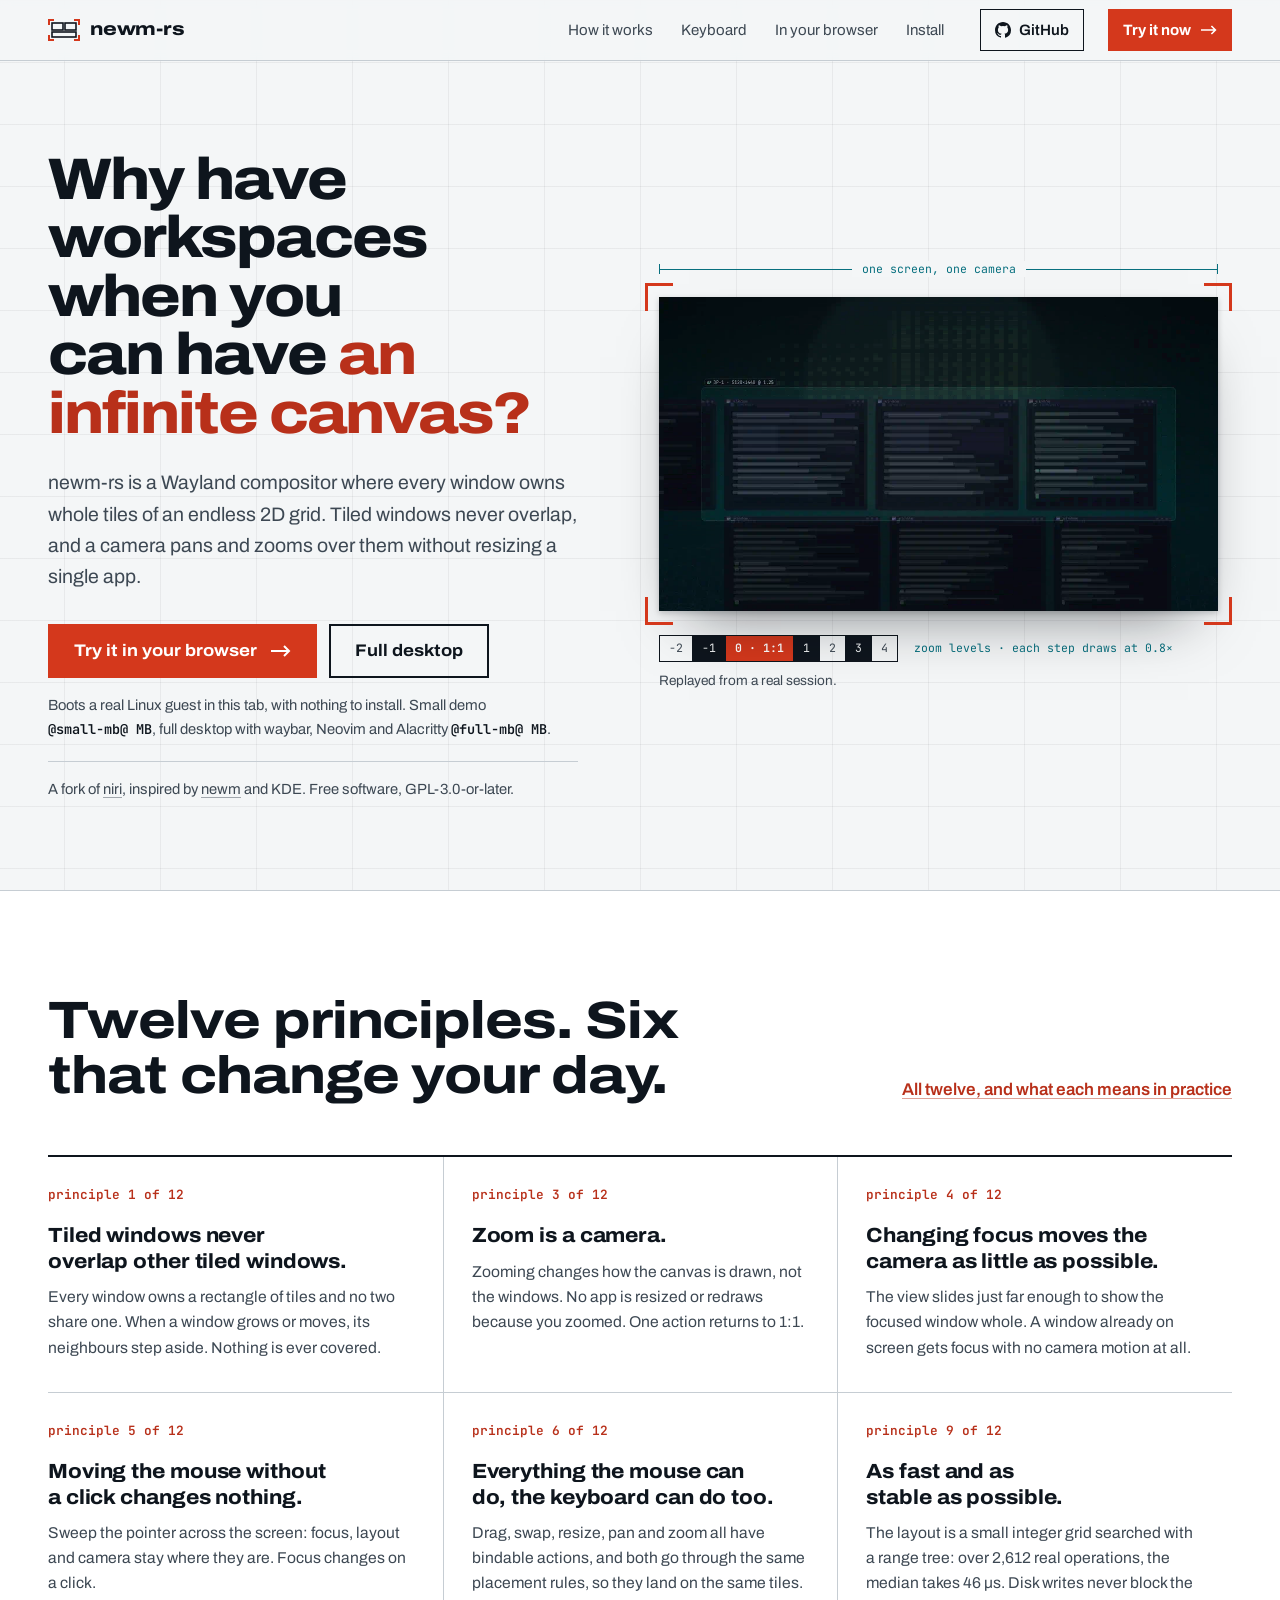
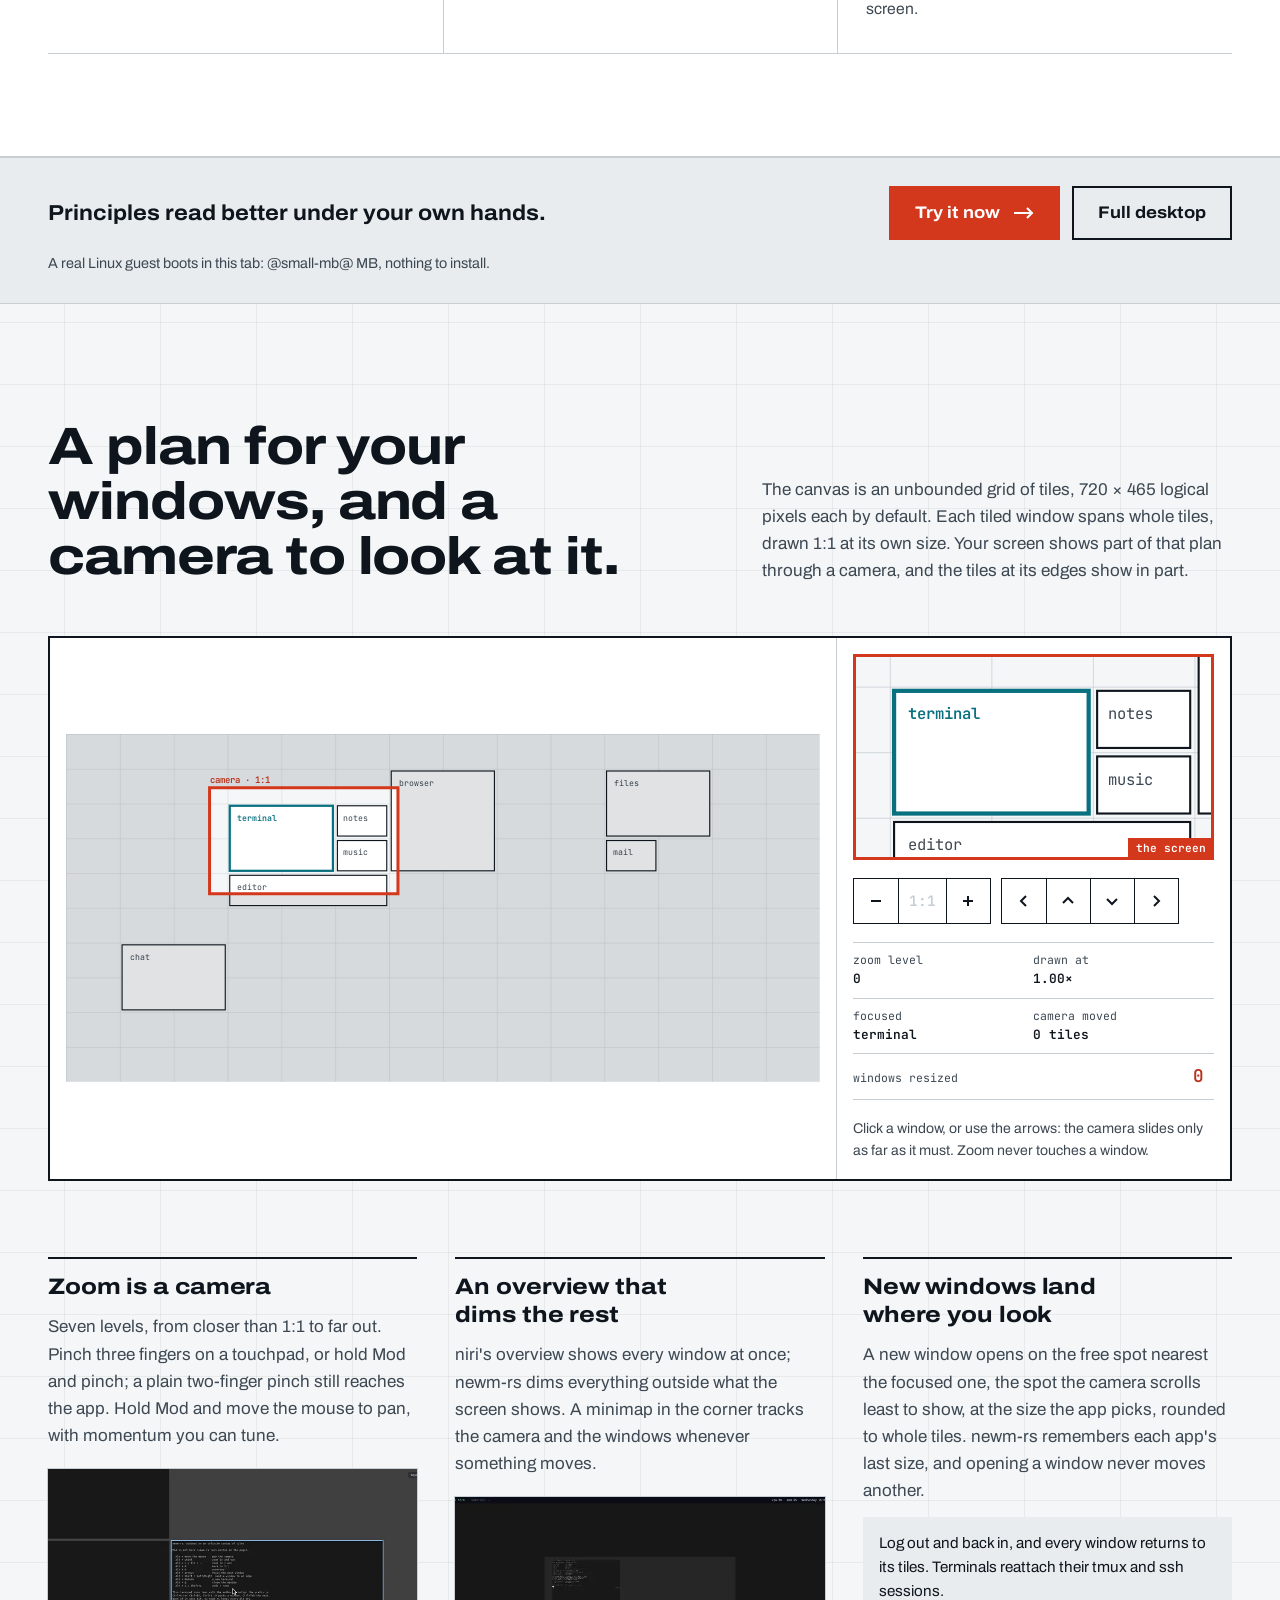
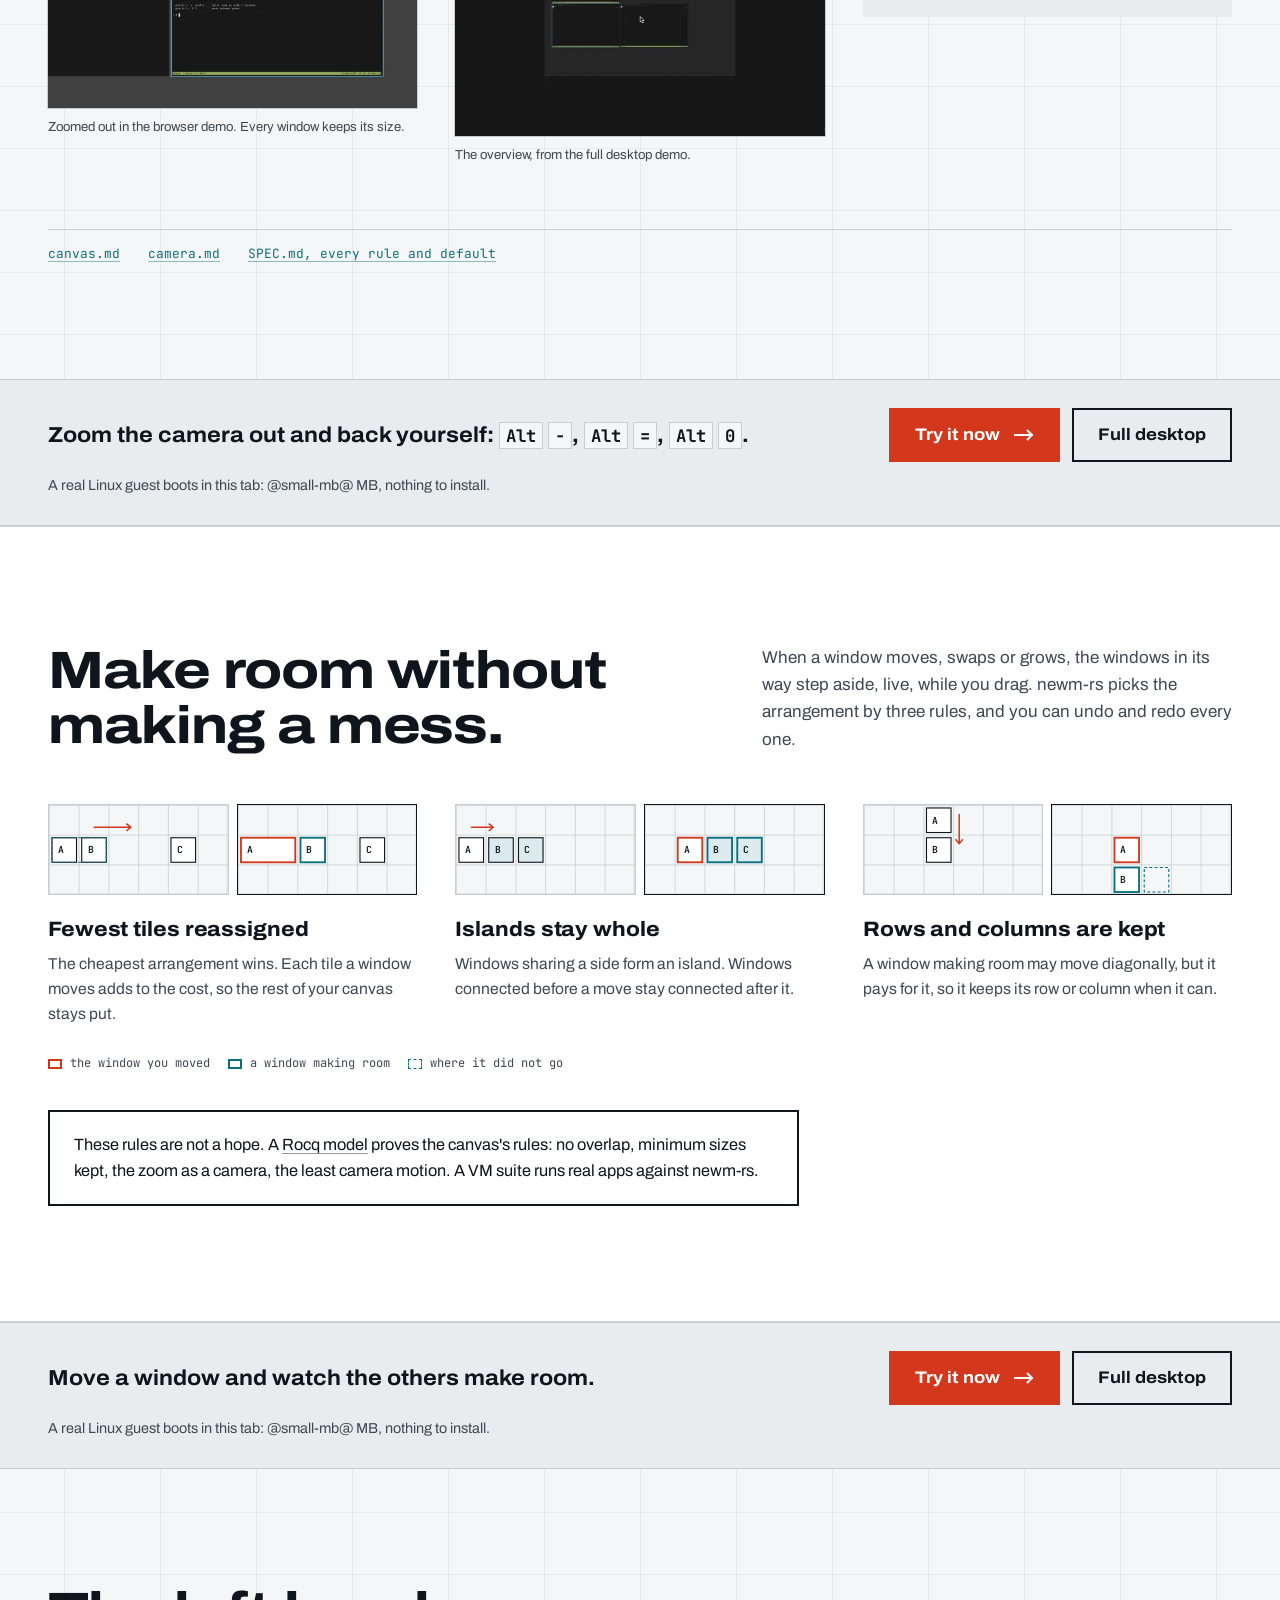
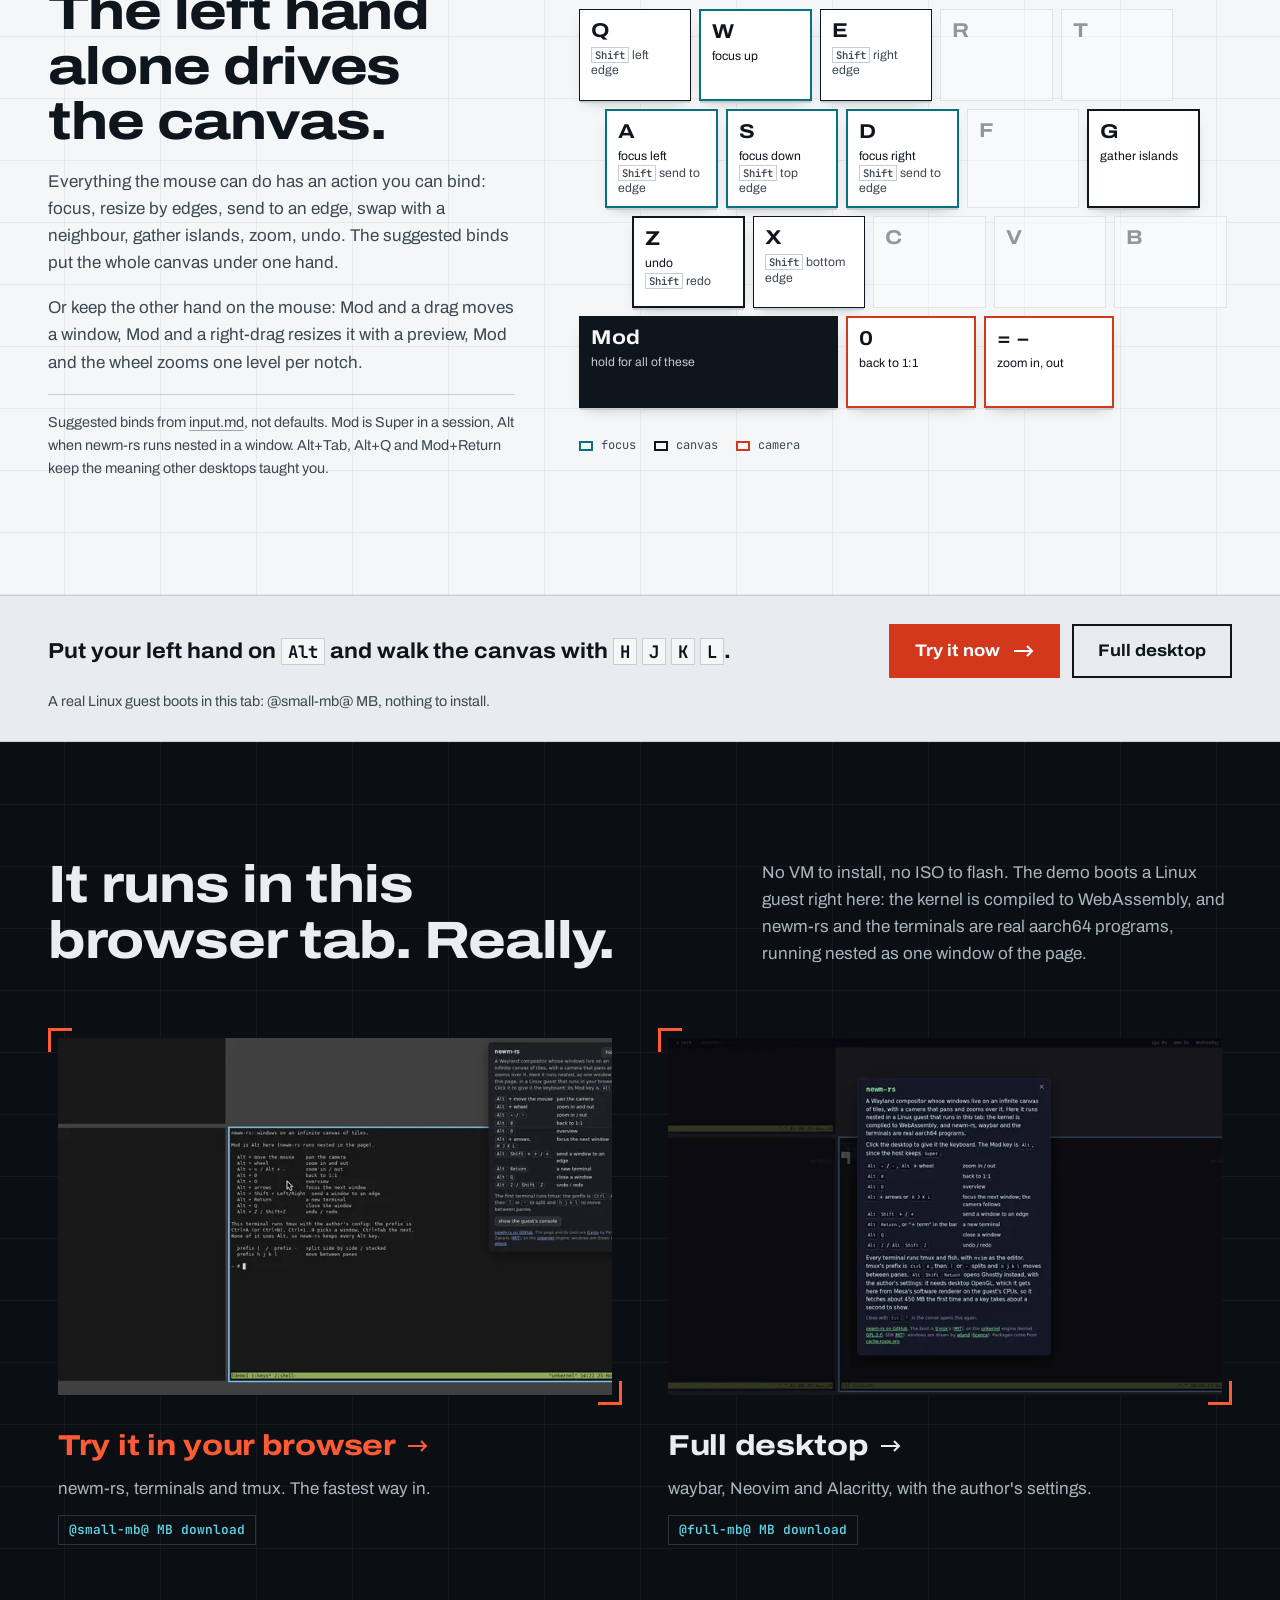
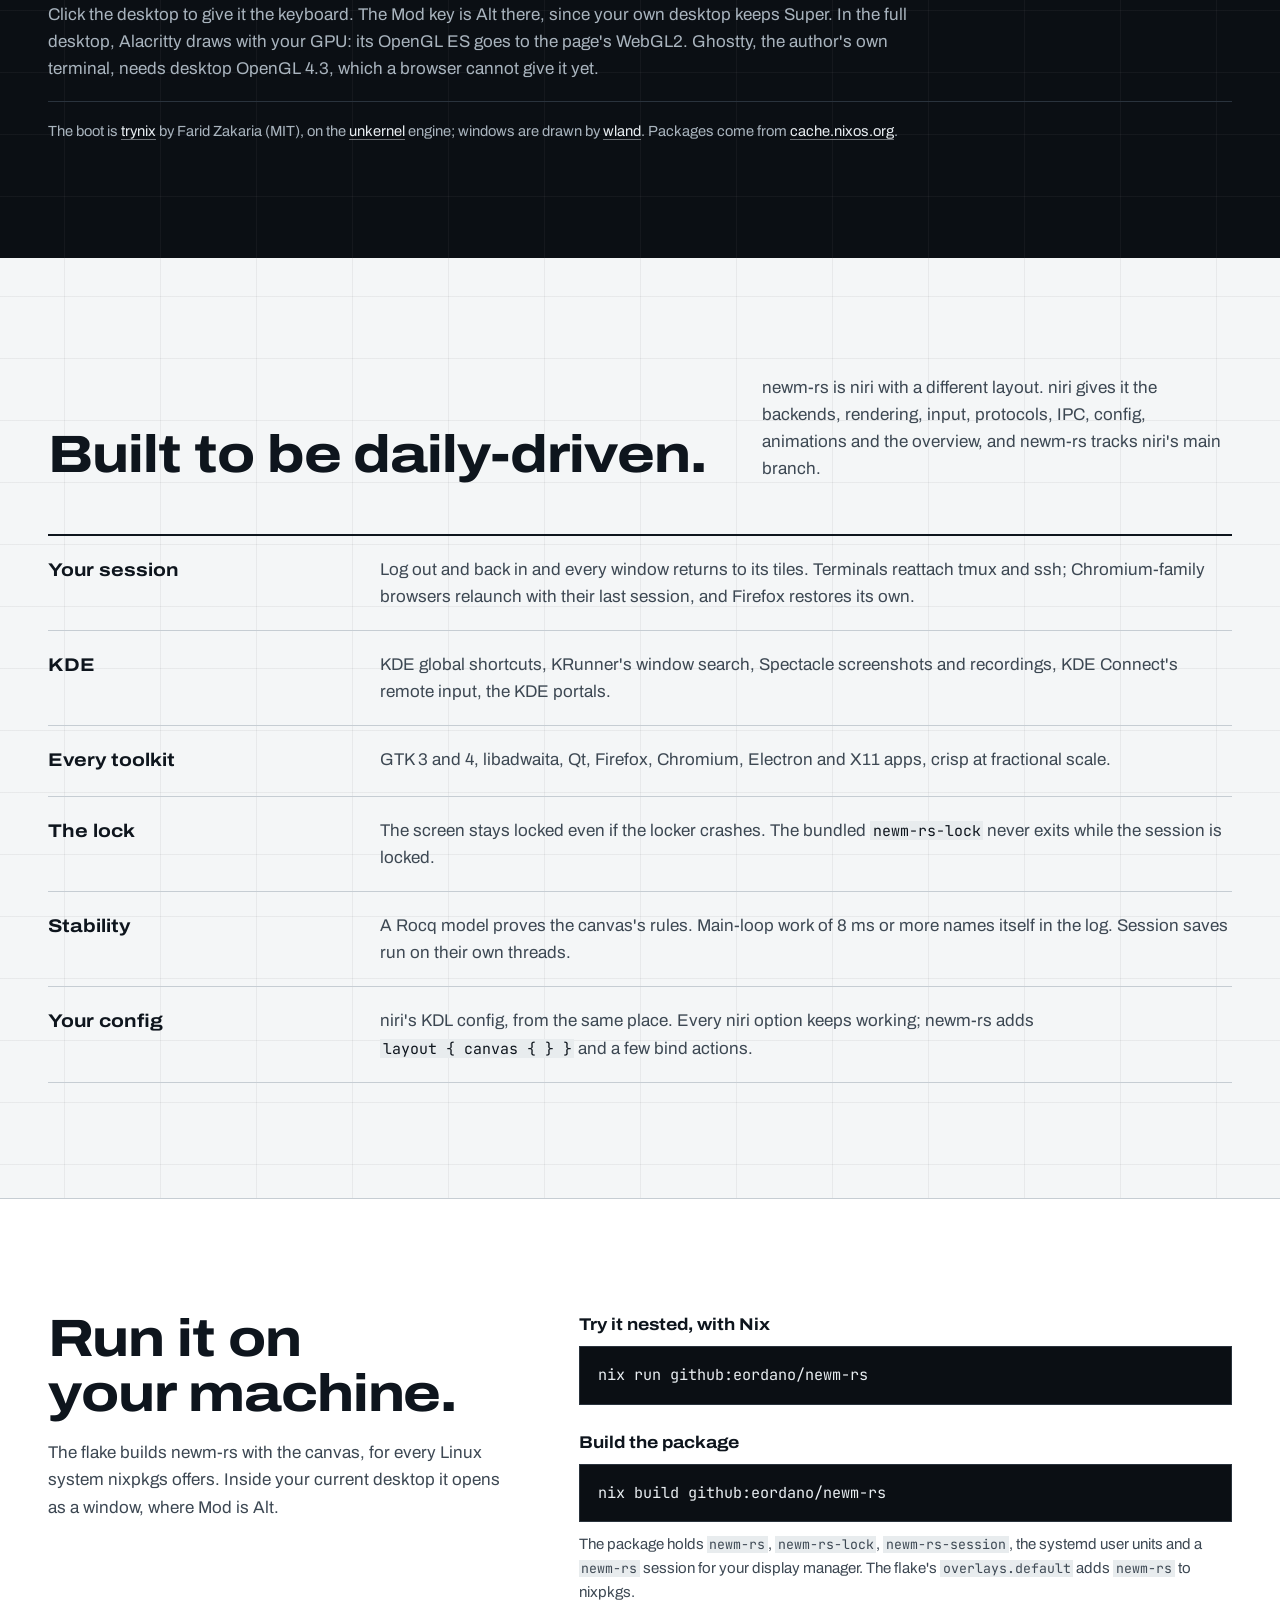
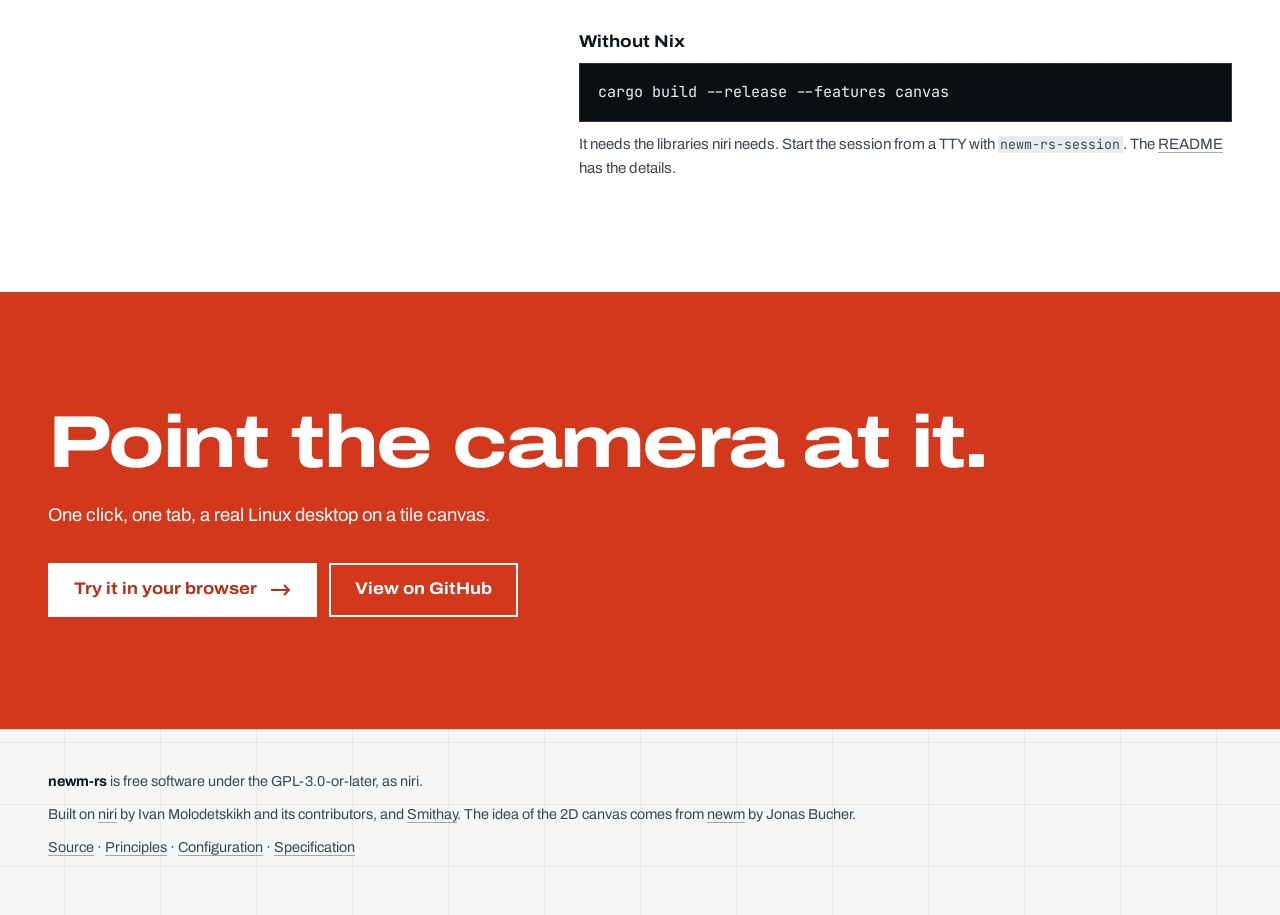
<file: web/landing/index.html>
<!doctype html>
<html lang="en">
<head>
<meta charset="utf-8">
<meta name="viewport" content="width=device-width, initial-scale=1">
<title>newm-rs: why have workspaces when you can have an infinite canvas?</title>
<meta name="description" content="newm-rs is a Wayland compositor, a fork of niri, whose windows live on a strict 2D tile canvas with a camera that pans and zooms. Try it in your browser: a real Linux guest boots in the tab.">
<meta name="color-scheme" content="light dark">
<meta name="theme-color" content="#f4f6f7" media="(prefers-color-scheme: light)">
<meta name="theme-color" content="#0b0f14" media="(prefers-color-scheme: dark)">
<meta property="og:title" content="newm-rs: why have workspaces when you can have an infinite canvas?">
<meta property="og:description" content="A Wayland compositor with a strict 2D tile canvas and a camera that pans and zooms. A fork of niri. Try it in your browser.">
<link rel="icon" href="img/icon.svg" type="image/svg+xml">
<link rel="preconnect" href="https://fonts.googleapis.com">
<link rel="preconnect" href="https://fonts.gstatic.com" crossorigin>
<link rel="stylesheet" href="https://fonts.googleapis.com/css2?family=Archivo:wdth,wght@100..125,400..800&amp;family=JetBrains+Mono:wght@400;600&amp;display=swap">
<link rel="stylesheet" href="style.css">
<script src="plan.js" defer></script>
</head>
<body>
<a class="skip" href="#main">Skip to content</a>

<header class="top">
  <div class="wrap top-in">
    <a class="mark" href="./" aria-label="newm-rs home">
      <svg class="mark-glyph" viewBox="0 0 32 22" aria-hidden="true"><rect class="mg-w" x="4" y="4" width="11" height="7"/><rect class="mg-w" x="17" y="4" width="11" height="7"/><rect class="mg-w" x="4" y="13" width="24" height="5"/><path class="mg-c" d="M1 6V1h5M26 1h5v5M31 16v5h-5M6 21H1v-5"/></svg>
      <span>newm-rs</span>
    </a>
    <nav aria-label="Sections">
      <ul>
        <li><a href="#how">How it works</a></li>
        <li><a href="#keys">Keyboard</a></li>
        <li><a href="#browser">In your browser</a></li>
        <li><a href="#install">Install</a></li>
      </ul>
    </nav>
    <a class="gh" href="https://github.com/eordano/newm-rs">
      <svg viewBox="0 0 16 16" aria-hidden="true"><path d="M8 0C3.58 0 0 3.58 0 8a8 8 0 0 0 5.47 7.59c.4.07.55-.17.55-.38v-1.33c-2.23.48-2.7-1.07-2.7-1.07-.36-.92-.89-1.17-.89-1.17-.73-.5.06-.49.06-.49.8.06 1.23.83 1.23.83.72 1.22 1.88.87 2.33.67.07-.52.28-.87.5-1.07-1.78-.2-3.64-.89-3.64-3.95 0-.87.31-1.59.82-2.15-.08-.2-.36-1.02.08-2.12 0 0 .67-.21 2.2.82a7.6 7.6 0 0 1 4 0c1.53-1.04 2.2-.82 2.2-.82.44 1.1.16 1.92.08 2.12.51.56.82 1.27.82 2.15 0 3.07-1.87 3.75-3.65 3.95.29.25.54.73.54 1.48v2.2c0 .21.15.46.55.38A8 8 0 0 0 16 8c0-4.42-3.58-8-8-8Z"/></svg>
      <span>GitHub</span>
    </a>
    <a class="nav-try" href="try/">Try it now <svg class="btn-arrow" viewBox="0 0 20 12" aria-hidden="true"><path d="M0 6h18M13 1l5 5-5 5"/></svg></a>
  </div>
</header>

<main id="main">

<section class="hero" aria-labelledby="hero-title">
  <div class="wrap hero-in">
    <div class="hero-copy">
      <h1 id="hero-title">Why have workspaces when you can have <span>an infinite canvas?</span></h1>
      <p class="lede">newm-rs is a Wayland compositor where every window owns whole tiles of an
        endless 2D grid. Tiled windows never overlap, and a camera pans and zooms over them without
        resizing a single app.</p>
      <div class="ctas">
        <a class="btn btn-primary" href="try/">
          <span class="btn-label">Try it in your browser</span>
          <svg class="btn-arrow" viewBox="0 0 20 12" aria-hidden="true"><path d="M0 6h18M13 1l5 5-5 5"/></svg>
        </a>
        <a class="btn btn-secondary" href="try/?full=1">
          <span class="btn-label">Full desktop</span>
        </a>
      </div>
      <p class="cta-note">Boots a real Linux guest in this tab, with nothing to install.
        Small demo <b class="nowrap">@small-mb@&nbsp;MB</b>, full desktop with waybar, Neovim and
        Alacritty <b class="nowrap">@full-mb@&nbsp;MB</b>.</p>
      <p class="fork-note">A fork of <a href="https://github.com/niri-wm/niri">niri</a>, inspired by
        <a href="https://github.com/jbuchermn/newm">newm</a> and KDE. Free software, GPL-3.0-or-later.</p>
    </div>

    <figure class="hero-media">
      <div class="dim dim-top" aria-hidden="true"><span>one screen, one camera</span></div>
      <div class="viewport">
        <picture>
          <source media="(prefers-reduced-motion: reduce)" srcset="img/loop-still.webp">
          <source media="(max-width: 760px)" srcset="img/loop-640.webp">
          <img src="img/loop-960.webp" width="960" height="540" fetchpriority="high"
               alt="newm-rs: windows rearranging on a strict 2D tile canvas while the camera pans and zooms, replayed from a real session">
        </picture>
        <i class="crop tl" aria-hidden="true"></i><i class="crop tr" aria-hidden="true"></i>
        <i class="crop bl" aria-hidden="true"></i><i class="crop br" aria-hidden="true"></i>
      </div>
      <div class="scale" aria-hidden="true">
        <ol>
          <li>−2</li><li>−1</li><li class="on">0 · 1:1</li><li>1</li><li>2</li><li>3</li><li>4</li>
        </ol>
        <span class="scale-cap">zoom levels · each step draws at 0.8×</span>
      </div>
      <figcaption>Replayed from a real session. <a class="rm-only" href="img/loop-960.webp">Play the loop</a></figcaption>
    </figure>
  </div>
</section>

<section class="notes" aria-labelledby="notes-title">
  <div class="wrap">
    <div class="notes-head">
      <h2 id="notes-title">Twelve principles. Six that change your day.</h2>
      <a class="more" href="https://github.com/eordano/newm-rs/blob/main/docs/newm-rs/principles.md">All twelve, and what each means in practice</a>
    </div>
    <ol class="note-list">
      <li value="1"><h3>Tiled windows never overlap other tiled windows.</h3>
        <p>Every window owns a rectangle of tiles and no two share one. When a window grows or moves,
          its neighbours step aside. Nothing is ever covered.</p></li>
      <li value="3"><h3>Zoom is a camera.</h3>
        <p>Zooming changes how the canvas is drawn, not the windows. No app is resized or redraws
          because you zoomed. One action returns to 1:1.</p></li>
      <li value="4"><h3>Changing focus moves the camera as little as possible.</h3>
        <p>The view slides just far enough to show the focused window whole. A window already on
          screen gets focus with no camera motion at all.</p></li>
      <li value="5"><h3>Moving the mouse without a click changes nothing.</h3>
        <p>Sweep the pointer across the screen: focus, layout and camera stay where they are.
          Focus changes on a click.</p></li>
      <li value="6"><h3>Everything the mouse can do, the keyboard can do too.</h3>
        <p>Drag, swap, resize, pan and zoom all have bindable actions, and both go through the same
          placement rules, so they land on the same tiles.</p></li>
      <li value="9"><h3>As fast and as stable as possible.</h3>
        <p>The layout is a small integer grid searched with a range tree: over 2,612 real
          operations, the median takes 46&nbsp;µs. Disk writes never block the screen.</p></li>
    </ol>
  </div>
</section>

<aside class="try-strip" aria-label="Try newm-rs">
  <div class="wrap try-strip-in">
    <p>Principles read better under your own hands.</p>
    <div class="ctas">
      <a class="btn btn-primary" href="try/"><span class="btn-label">Try it now</span> <svg class="btn-arrow" viewBox="0 0 20 12" aria-hidden="true"><path d="M0 6h18M13 1l5 5-5 5"/></svg></a>
      <a class="btn btn-secondary" href="try/?full=1"><span class="btn-label">Full desktop</span></a>
    </div>
    <p class="try-strip-note">A real Linux guest boots in this tab: @small-mb@ MB, nothing to install.</p>
  </div>
</aside>

<section class="sheet" id="how" aria-labelledby="how-title">
  <div class="wrap">
    <header class="sheet-head">
      <h2 id="how-title">A plan for your windows, and a camera to look at it.</h2>
      <p>The canvas is an unbounded grid of tiles, 720&nbsp;×&nbsp;465 logical pixels each by default.
        Each tiled window spans whole tiles, drawn 1:1 at its own size. Your screen shows part of
        that plan through a camera, and the tiles at its edges show in part.</p>
    </header>

    <div class="plan" data-plan>
      <div class="plan-board">
        <svg class="plan-svg" viewBox="0 0 1008 465" role="img" aria-labelledby="plan-svg-t">
          <title id="plan-svg-t">A diagram of the tile canvas: eight windows on whole tiles, with the camera's rectangle over part of it</title>
          <defs>
            <pattern id="tile" width="72" height="46.5" patternUnits="userSpaceOnUse">
              <path d="M72 0H0V46.5" class="tile-line"/>
            </pattern>
          </defs>
          <g id="plan-content">
              <rect class="plan-ground" x="0" y="0" width="1008" height="465"/>
              <rect x="0" y="0" width="1008" height="465" fill="url(#tile)"/>
              <g class="wins">
                <g class="win is-focus" data-win="terminal" data-r="3,2,2,2"><rect x="219" y="96" width="138" height="87"/><text x="229" y="116">terminal</text></g>
                <g class="win" data-win="notes" data-r="5,2,1,1"><rect x="363" y="96" width="66" height="40.5"/><text x="371" y="116">notes</text></g>
                <g class="win" data-win="music" data-r="5,3,1,1"><rect x="363" y="142.5" width="66" height="40.5"/><text x="371" y="162.5">music</text></g>
                <g class="win" data-win="browser" data-r="6,1,2,3"><rect x="435" y="49.5" width="138" height="133.5"/><text x="445" y="69.5">browser</text></g>
                <g class="win" data-win="editor" data-r="3,4,3,1"><rect x="219" y="189" width="210" height="40.5"/><text x="229" y="209">editor</text></g>
                <g class="win" data-win="files" data-r="10,1,2,2"><rect x="723" y="49.5" width="138" height="87"/><text x="733" y="69.5">files</text></g>
                <g class="win" data-win="mail" data-r="10,3,1,1"><rect x="723" y="142.5" width="66" height="40.5"/><text x="731" y="162.5">mail</text></g>
                <g class="win" data-win="chat" data-r="1,6,2,2"><rect x="75" y="282" width="138" height="87"/><text x="85" y="302">chat</text></g>
              </g>
          </g>
          <path class="cam-shade" data-cam-shade fill-rule="evenodd" d="M0 0H1008V465H0Z M192 72H444V213.75H192Z"/>
          <g class="cam" data-cam>
            <rect class="cam-rect" data-cam-rect x="192" y="72" width="252" height="141.75"/>
            <text class="cam-label" data-cam-label x="192" y="66">camera · 1:1</text>
          </g>
        </svg>
      </div>

      <div class="plan-side">
        <div class="screen">
          <svg class="screen-svg" data-screen viewBox="192 72 252 141.75" preserveAspectRatio="xMidYMid slice" role="img" aria-label="What the screen shows through the camera">
            <use href="#plan-content"/>
          </svg>
          <span class="screen-label">the screen</span>
        </div>

        <div class="controls" data-controls hidden>
          <div class="ctl-group" role="group" aria-label="Zoom">
            <button type="button" data-act="out" aria-label="Zoom out">
              <svg viewBox="0 0 16 16" aria-hidden="true"><path d="M3 8h10"/></svg></button>
            <button type="button" data-act="reset" class="ctl-wide">1:1</button>
            <button type="button" data-act="in" aria-label="Zoom in">
              <svg viewBox="0 0 16 16" aria-hidden="true"><path d="M3 8h10M8 3v10"/></svg></button>
          </div>
          <div class="ctl-group ctl-dpad" role="group" aria-label="Focus the next window">
            <button type="button" data-act="left" aria-label="Focus the window to the left">
              <svg viewBox="0 0 16 16" aria-hidden="true"><path d="M10 3 5 8l5 5"/></svg></button>
            <button type="button" data-act="up" aria-label="Focus the window above">
              <svg viewBox="0 0 16 16" aria-hidden="true"><path d="M3 10l5-5 5 5"/></svg></button>
            <button type="button" data-act="down" aria-label="Focus the window below">
              <svg viewBox="0 0 16 16" aria-hidden="true"><path d="M3 6l5 5 5-5"/></svg></button>
            <button type="button" data-act="right" aria-label="Focus the window to the right">
              <svg viewBox="0 0 16 16" aria-hidden="true"><path d="M6 3l5 5-5 5"/></svg></button>
          </div>
        </div>

        <dl class="readout" data-readout aria-live="polite">
          <div><dt>zoom level</dt><dd data-o="level">0</dd></div>
          <div><dt>drawn at</dt><dd data-o="scale">1.00×</dd></div>
          <div><dt>focused</dt><dd data-o="focus">terminal</dd></div>
          <div><dt>camera moved</dt><dd data-o="moved">0 tiles</dd></div>
          <div class="hl"><dt>windows resized</dt><dd>0</dd></div>
        </dl>
        <p class="plan-hint" data-hint hidden>Click a window, or use the arrows: the camera slides only as far as it must. Zoom never touches a window.</p>
        <p class="plan-hint plan-nojs">A diagram of the rules in the docs, not a screenshot.</p>
      </div>
    </div>

    <div class="cols3">
      <article class="step">
        <h3>Zoom is a camera</h3>
        <p>Seven levels, from closer than 1:1 to far out. Pinch three fingers on a touchpad, or hold
          Mod and pinch; a plain two-finger pinch still reaches the app. Hold Mod and move the mouse to pan,
          with momentum you can tune.</p>
        <figure class="shot">
          <img src="img/zoomed-out-720.webp" srcset="img/zoomed-out-720.webp 720w, img/zoomed-out-1200.webp 1200w" sizes="(max-width: 760px) 92vw, 380px"
               width="720" height="450" loading="lazy" decoding="async"
               alt="newm-rs zoomed out in the browser demo: three windows drawn smaller on the canvas, none of them resized">
          <figcaption>Zoomed out in the browser demo. Every window keeps its size.</figcaption>
        </figure>
      </article>
      <article class="step">
        <h3>An overview that dims the rest</h3>
        <p>niri's overview shows every window at once; newm-rs dims everything outside what the
          screen shows. A minimap in the corner tracks the camera and the windows whenever
          something moves.</p>
        <figure class="shot">
          <img src="img/overview-720.webp" srcset="img/overview-720.webp 720w, img/overview-1200.webp 1200w" sizes="(max-width: 760px) 92vw, 380px"
               width="720" height="450" loading="lazy" decoding="async"
               alt="The overview in the full desktop demo: three terminal windows on their tiles, the area outside the screen dimmed">
          <figcaption>The overview, from the full desktop demo.</figcaption>
        </figure>
      </article>
      <article class="step">
        <h3>New windows land where you look</h3>
        <p>A new window opens on the free spot nearest the focused one, the spot the camera scrolls
          least to show, at the size the app picks, rounded to whole tiles. newm-rs remembers each
          app's last size, and opening a window never moves another.</p>
        <p class="aside">Log out and back in, and every window returns to its tiles. Terminals reattach
          their tmux and ssh sessions.</p>
      </article>
    </div>

    <div class="sheet-foot">
      <a href="https://github.com/eordano/newm-rs/blob/main/docs/newm-rs/canvas.md">canvas.md</a>
      <a href="https://github.com/eordano/newm-rs/blob/main/docs/newm-rs/camera.md">camera.md</a>
      <a href="https://github.com/eordano/newm-rs/blob/main/docs/newm-rs/SPEC.md">SPEC.md, every rule and default</a>
    </div>
  </div>
</section>

<aside class="try-strip" aria-label="Try newm-rs">
  <div class="wrap try-strip-in">
    <p>Zoom the camera out and back yourself: <kbd>Alt</kbd> <kbd>-</kbd>, <kbd>Alt</kbd> <kbd>=</kbd>, <kbd>Alt</kbd> <kbd>0</kbd>.</p>
    <div class="ctas">
      <a class="btn btn-primary" href="try/"><span class="btn-label">Try it now</span> <svg class="btn-arrow" viewBox="0 0 20 12" aria-hidden="true"><path d="M0 6h18M13 1l5 5-5 5"/></svg></a>
      <a class="btn btn-secondary" href="try/?full=1"><span class="btn-label">Full desktop</span></a>
    </div>
    <p class="try-strip-note">A real Linux guest boots in this tab: @small-mb@ MB, nothing to install.</p>
  </div>
</aside>

<section class="rules" aria-labelledby="rules-title">
  <div class="wrap">
    <header class="sheet-head">
      <h2 id="rules-title">Make room without making a mess.</h2>
      <p>When a window moves, swaps or grows, the windows in its way step aside, live, while you drag.
        newm-rs picks the arrangement by three rules, and you can undo and redo every one.</p>
    </header>
    <ol class="rule-list">
      <li>
        <svg viewBox="0 0 240 120" role="img" aria-labelledby="r1t">
          <title id="r1t">Before: A grows right into B's tile. After: B moves one tile right, C stays where it was.</title>
          <g class="rg"><path d="M0 .5H240M0 40.5H240M0 80.5H240M0 119.5H240M.5 0V120M40.5 0V120M80.5 0V120M120.5 0V120M160.5 0V120M200.5 0V120M239.5 0V120"/></g>
          <rect class="rw" x="4" y="44" width="33" height="33"/><text x="12" y="65">A</text>
          <rect class="rw" x="44" y="44" width="33" height="33"/><text x="52" y="65">B</text>
          <rect class="rw" x="164" y="44" width="33" height="33"/><text x="172" y="65">C</text>
          <rect class="rghost" x="4" y="44" width="73" height="33"/>
          <path class="rarrow" d="M60 30h50m-6-5 6 5-6 5"/>
        </svg>
        <svg viewBox="0 0 240 120" role="img" aria-labelledby="r1t2" class="after">
          <title id="r1t2">After</title>
          <g class="rg"><path d="M0 .5H240M0 40.5H240M0 80.5H240M0 119.5H240M.5 0V120M40.5 0V120M80.5 0V120M120.5 0V120M160.5 0V120M200.5 0V120M239.5 0V120"/></g>
          <rect class="rw rf" x="4" y="44" width="73" height="33"/><text x="12" y="65">A</text>
          <rect class="rw rmoved" x="84" y="44" width="33" height="33"/><text x="92" y="65">B</text>
          <rect class="rw" x="164" y="44" width="33" height="33"/><text x="172" y="65">C</text>
        </svg>
        <h3>Fewest tiles reassigned</h3>
        <p>The cheapest arrangement wins. Each tile a window moves adds to the cost, so the rest of your canvas stays put.</p>
      </li>
      <li>
        <svg viewBox="0 0 240 120" role="img" aria-labelledby="r2t">
          <title id="r2t">Before: A moves right toward B and C, which touch side by side.</title>
          <g class="rg"><path d="M0 .5H240M0 40.5H240M0 80.5H240M0 119.5H240M.5 0V120M40.5 0V120M80.5 0V120M120.5 0V120M160.5 0V120M200.5 0V120M239.5 0V120"/></g>
          <rect class="rw" x="4" y="44" width="33" height="33"/><text x="12" y="65">A</text>
          <rect class="rw risland" x="44" y="44" width="33" height="33"/><text x="52" y="65">B</text>
          <rect class="rw risland" x="84" y="44" width="33" height="33"/><text x="92" y="65">C</text>
          <path class="rarrow" d="M20 30h30m-6-5 6 5-6 5"/>
        </svg>
        <svg viewBox="0 0 240 120" role="img" aria-labelledby="r2t2" class="after">
          <title id="r2t2">After: A takes B's tile, and B and C move together, still touching.</title>
          <g class="rg"><path d="M0 .5H240M0 40.5H240M0 80.5H240M0 119.5H240M.5 0V120M40.5 0V120M80.5 0V120M120.5 0V120M160.5 0V120M200.5 0V120M239.5 0V120"/></g>
          <rect class="rw rf" x="44" y="44" width="33" height="33"/><text x="52" y="65">A</text>
          <rect class="rw risland rmoved" x="84" y="44" width="33" height="33"/><text x="92" y="65">B</text>
          <rect class="rw risland rmoved" x="124" y="44" width="33" height="33"/><text x="132" y="65">C</text>
        </svg>
        <h3>Islands stay whole</h3>
        <p>Windows sharing a side form an island. Windows connected before a move stay connected after it.</p>
      </li>
      <li>
        <svg viewBox="0 0 240 120" role="img" aria-labelledby="r3t">
          <title id="r3t">Before: A moves down into B's tile.</title>
          <g class="rg"><path d="M0 .5H240M0 40.5H240M0 80.5H240M0 119.5H240M.5 0V120M40.5 0V120M80.5 0V120M120.5 0V120M160.5 0V120M200.5 0V120M239.5 0V120"/></g>
          <rect class="rw" x="84" y="4" width="33" height="33"/><text x="92" y="25">A</text>
          <rect class="rw" x="84" y="44" width="33" height="33"/><text x="92" y="65">B</text>
          <path class="rarrow" d="M128 12v40m-5-6 5 6 5-6"/>
        </svg>
        <svg viewBox="0 0 240 120" role="img" aria-labelledby="r3t2" class="after">
          <title id="r3t2">After: A is in B's old tile; B moved along its column rather than diagonally.</title>
          <g class="rg"><path d="M0 .5H240M0 40.5H240M0 80.5H240M0 119.5H240M.5 0V120M40.5 0V120M80.5 0V120M120.5 0V120M160.5 0V120M200.5 0V120M239.5 0V120"/></g>
          <rect class="rw rf" x="84" y="44" width="33" height="33"/><text x="92" y="65">A</text>
          <rect class="rw rmoved" x="84" y="84" width="33" height="33"/><text x="92" y="105">B</text>
          <rect class="rghost" x="124" y="84" width="33" height="33"/>
        </svg>
        <h3>Rows and columns are kept</h3>
        <p>A window making room may move diagonally, but it pays for it, so it keeps its row or column when it can.</p>
      </li>
    </ol>
    <p class="rules-legend" aria-hidden="true"><i class="lg lg-f"></i> the window you moved <i class="lg lg-m"></i> a window making room <i class="lg lg-g"></i> where it did not go</p>
    <p class="proof">These rules are not a hope. A <a href="https://github.com/eordano/newm-rs/tree/main/newm-canvas/proof">Rocq model</a> proves the canvas's rules: no overlap, minimum sizes kept, the zoom as a camera, the least camera motion. A VM suite runs real apps against newm-rs.</p>
  </div>
</section>

<aside class="try-strip" aria-label="Try newm-rs">
  <div class="wrap try-strip-in">
    <p>Move a window and watch the others make room.</p>
    <div class="ctas">
      <a class="btn btn-primary" href="try/"><span class="btn-label">Try it now</span> <svg class="btn-arrow" viewBox="0 0 20 12" aria-hidden="true"><path d="M0 6h18M13 1l5 5-5 5"/></svg></a>
      <a class="btn btn-secondary" href="try/?full=1"><span class="btn-label">Full desktop</span></a>
    </div>
    <p class="try-strip-note">A real Linux guest boots in this tab: @small-mb@ MB, nothing to install.</p>
  </div>
</aside>

<section class="keys" id="keys" aria-labelledby="keys-title">
  <div class="wrap keys-in">
    <div class="keys-copy">
      <h2 id="keys-title">The left hand alone drives the canvas.</h2>
      <p>Everything the mouse can do has an action you can bind: focus, resize by edges, send to an
        edge, swap with a neighbour, gather islands, zoom, undo. The suggested binds put the whole
        canvas under one hand.</p>
      <p>Or keep the other hand on the mouse: Mod and a drag moves a window, Mod and a right-drag
        resizes it with a preview, Mod and the wheel zooms one level per notch.</p>
      <p class="small">Suggested binds from <a href="https://github.com/eordano/newm-rs/blob/main/docs/newm-rs/input.md#suggested-binds">input.md</a>, not defaults. Mod is Super in a session, Alt when newm-rs runs nested in a window. Alt+Tab, Alt+Q and Mod+Return keep the meaning other desktops taught you.</p>
    </div>
    <div class="kbd-wrap">
      <div class="kbd" role="table" aria-label="Suggested left-hand binds, with Mod held">
        <div class="krow" role="row">
          <div class="key" role="cell"><b>Q</b><span class="ks"><small>Shift</small> left edge</span></div>
          <div class="key k-focus" role="cell"><b>W</b><span>focus up</span></div>
          <div class="key" role="cell"><b>E</b><span class="ks"><small>Shift</small> right edge</span></div>
          <div class="key k-off" role="cell"><b>R</b></div>
          <div class="key k-off" role="cell"><b>T</b></div>
        </div>
        <div class="krow r2" role="row">
          <div class="key k-focus" role="cell"><b>A</b><span>focus left</span><span class="ks"><small>Shift</small> send to edge</span></div>
          <div class="key k-focus" role="cell"><b>S</b><span>focus down</span><span class="ks"><small>Shift</small> top edge</span></div>
          <div class="key k-focus" role="cell"><b>D</b><span>focus right</span><span class="ks"><small>Shift</small> send to edge</span></div>
          <div class="key k-off" role="cell"><b>F</b></div>
          <div class="key k-cam" role="cell"><b>G</b><span>gather islands</span></div>
        </div>
        <div class="krow r3" role="row">
          <div class="key k-cam" role="cell"><b>Z</b><span>undo</span><span class="ks"><small>Shift</small> redo</span></div>
          <div class="key" role="cell"><b>X</b><span class="ks"><small>Shift</small> bottom edge</span></div>
          <div class="key k-off" role="cell"><b>C</b></div>
          <div class="key k-off" role="cell"><b>V</b></div>
          <div class="key k-off" role="cell"><b>B</b></div>
        </div>
        <div class="krow r4" role="row">
          <div class="key k-mod" role="cell"><b>Mod</b><span>hold for all of these</span></div>
          <div class="key k-zoom" role="cell"><b>0</b><span>back to 1:1</span></div>
          <div class="key k-zoom" role="cell"><b>= −</b><span>zoom in, out</span></div>
        </div>
      </div>
      <p class="kbd-legend" aria-hidden="true"><i class="lg lg-focus"></i> focus <i class="lg lg-cam"></i> canvas <i class="lg lg-zoom"></i> camera</p>
    </div>
  </div>
</section>

<aside class="try-strip" aria-label="Try newm-rs">
  <div class="wrap try-strip-in">
    <p>Put your left hand on <kbd>Alt</kbd> and walk the canvas with <kbd>H</kbd> <kbd>J</kbd> <kbd>K</kbd> <kbd>L</kbd>.</p>
    <div class="ctas">
      <a class="btn btn-primary" href="try/"><span class="btn-label">Try it now</span> <svg class="btn-arrow" viewBox="0 0 20 12" aria-hidden="true"><path d="M0 6h18M13 1l5 5-5 5"/></svg></a>
      <a class="btn btn-secondary" href="try/?full=1"><span class="btn-label">Full desktop</span></a>
    </div>
    <p class="try-strip-note">A real Linux guest boots in this tab: @small-mb@ MB, nothing to install.</p>
  </div>
</aside>

<section class="browser" id="browser" aria-labelledby="browser-title">
  <div class="wrap">
    <header class="browser-head">
      <h2 id="browser-title">It runs in this browser tab. Really.</h2>
      <p>No VM to install, no ISO to flash. The demo boots a Linux guest right here: the kernel is
        compiled to WebAssembly, and newm-rs and the terminals are real aarch64 programs, running
        nested as one window of the page.</p>
    </header>

    <div class="tries">
      <a class="try" href="try/">
        <span class="try-frame">
          <img src="img/small-demo-720.webp" srcset="img/small-demo-720.webp 720w, img/small-demo-1200.webp 1200w" sizes="(max-width: 760px) 92vw, 580px"
               width="720" height="450" loading="lazy" decoding="async"
               alt="The small demo: newm-rs in the browser with a terminal running tmux and a panel listing the keys">
        </span>
        <span class="try-text">
          <span class="try-title">Try it in your browser <svg class="btn-arrow" viewBox="0 0 20 12" aria-hidden="true"><path d="M0 6h18M13 1l5 5-5 5"/></svg></span>
          <span class="try-sub">newm-rs, terminals and tmux. The fastest way in.</span>
          <span class="try-size">@small-mb@ MB download</span>
        </span>
      </a>
      <a class="try" href="try/?full=1">
        <span class="try-frame">
          <img src="img/full-desktop-720.webp" srcset="img/full-desktop-720.webp 720w, img/full-desktop-1200.webp 1200w" sizes="(max-width: 760px) 92vw, 580px"
               width="720" height="450" loading="lazy" decoding="async"
               alt="The full desktop demo: waybar along the top and the newm-rs help dialog listing the keys over the tiled terminals">
        </span>
        <span class="try-text">
          <span class="try-title">Full desktop <svg class="btn-arrow" viewBox="0 0 20 12" aria-hidden="true"><path d="M0 6h18M13 1l5 5-5 5"/></svg></span>
          <span class="try-sub">waybar, Neovim and Alacritty, with the author's settings.</span>
          <span class="try-size">@full-mb@ MB download</span>
        </span>
      </a>
    </div>

    <p class="browser-tip">Click the desktop to give it the keyboard. The Mod key is Alt there, since your
      own desktop keeps Super. In the full desktop, Alacritty draws with your GPU: its OpenGL ES goes to the
      page's WebGL2. Ghostty, the author's own terminal, needs desktop OpenGL 4.3, which a browser cannot
      give it yet.</p>

    <p class="credits">The boot is <a href="https://github.com/fzakaria/trynix">trynix</a> by Farid
      Zakaria (MIT), on the <a href="https://github.com/pithings/unkernel">unkernel</a> engine;
      windows are drawn by <a href="https://github.com/pithings/wland">wland</a>. Packages come from
      <a href="https://cache.nixos.org">cache.nixos.org</a>.</p>
  </div>
</section>

<section class="daily" aria-labelledby="daily-title">
  <div class="wrap">
    <header class="sheet-head">
      <h2 id="daily-title">Built to be daily-driven.</h2>
      <p>newm-rs is niri with a different layout. niri gives it the backends, rendering, input,
        protocols, IPC, config, animations and the overview, and newm-rs tracks niri's main branch.</p>
    </header>
    <table class="spec">
      <caption class="vh">What newm-rs brings beyond the canvas</caption>
      <tbody>
        <tr><th scope="row">Your session</th><td>Log out and back in and every window returns to its tiles. Terminals reattach tmux and ssh; Chromium-family browsers relaunch with their last session, and Firefox restores its own.</td></tr>
        <tr><th scope="row">KDE</th><td>KDE global shortcuts, KRunner's window search, Spectacle screenshots and recordings, KDE Connect's remote input, the KDE portals.</td></tr>
        <tr><th scope="row">Every toolkit</th><td>GTK 3 and 4, libadwaita, Qt, Firefox, Chromium, Electron and X11 apps, crisp at fractional scale.</td></tr>
        <tr><th scope="row">The lock</th><td>The screen stays locked even if the locker crashes. The bundled <code>newm-rs-lock</code> never exits while the session is locked.</td></tr>
        <tr><th scope="row">Stability</th><td>A Rocq model proves the canvas's rules. Main-loop work of 8&nbsp;ms or more names itself in the log. Session saves run on their own threads.</td></tr>
        <tr><th scope="row">Your config</th><td>niri's KDL config, from the same place. Every niri option keeps working; newm-rs adds <code>layout&nbsp;{&nbsp;canvas&nbsp;{&nbsp;}&nbsp;}</code> and a few bind actions.</td></tr>
      </tbody>
    </table>
  </div>
</section>

<section class="install" id="install" aria-labelledby="install-title">
  <div class="wrap install-in">
    <div>
      <h2 id="install-title">Run it on your machine.</h2>
      <p>The flake builds newm-rs with the canvas, for every Linux system nixpkgs offers. Inside
        your current desktop it opens as a window, where Mod is Alt.</p>
    </div>
    <div class="cmds">
      <div class="cmd">
        <span class="cmd-cap">Try it nested, with Nix</span>
        <pre><code>nix run github:eordano/newm-rs</code></pre>
      </div>
      <div class="cmd">
        <span class="cmd-cap">Build the package</span>
        <pre><code>nix build github:eordano/newm-rs</code></pre>
        <p>The package holds <code>newm-rs</code>, <code>newm-rs-lock</code>, <code>newm-rs-session</code>,
          the systemd user units and a <code>newm-rs</code> session for your display manager. The
          flake's <code>overlays.default</code> adds <code>newm-rs</code> to nixpkgs.</p>
      </div>
      <div class="cmd">
        <span class="cmd-cap">Without Nix</span>
        <pre><code>cargo build --release --features canvas</code></pre>
        <p>It needs the libraries niri needs. Start the session from a TTY with
          <code>newm-rs-session</code>. The <a href="https://github.com/eordano/newm-rs#getting-started">README</a> has the details.</p>
      </div>
    </div>
  </div>
</section>

<section class="close" aria-labelledby="close-title">
  <div class="wrap close-in">
    <h2 id="close-title">Point the camera at it.</h2>
    <p>One click, one tab, a real Linux desktop on a tile canvas.</p>
    <div class="ctas">
      <a class="btn btn-invert" href="try/"><span class="btn-label">Try it in your browser</span>
        <svg class="btn-arrow" viewBox="0 0 20 12" aria-hidden="true"><path d="M0 6h18M13 1l5 5-5 5"/></svg></a>
      <a class="btn btn-ghost" href="https://github.com/eordano/newm-rs"><span class="btn-label">View on GitHub</span></a>
    </div>
  </div>
</section>

</main>

<footer class="foot">
  <div class="wrap foot-in">
    <p><b>newm-rs</b> is free software under the GPL-3.0-or-later, as niri.</p>
    <p>Built on <a href="https://github.com/niri-wm/niri">niri</a> by Ivan Molodetskikh and its
      contributors, and <a href="https://github.com/Smithay/smithay">Smithay</a>. The idea of the 2D
      canvas comes from <a href="https://github.com/jbuchermn/newm">newm</a> by Jonas Bucher.</p>
    <p><a href="https://github.com/eordano/newm-rs">Source</a> · <a href="https://github.com/eordano/newm-rs/blob/main/docs/newm-rs/principles.md">Principles</a> · <a href="https://github.com/eordano/newm-rs/blob/main/docs/newm-rs/configuration.md">Configuration</a> · <a href="https://github.com/eordano/newm-rs/blob/main/docs/newm-rs/SPEC.md">Specification</a></p>
  </div>
</footer>
</body>
</html>
</file>
<file: web/landing/style.css>
:root {
  --ground: #f4f6f7;
  --ground-2: #e8ecee;
  --panel: #ffffff;
  --ink: #0e151d;
  --ink-2: #3d4853;
  --rule: #c6cdd3;
  --grid: rgba(14, 21, 29, 0.055);
  --cam: #d4381c;
  --cam-ink: #b8301a;
  --on-cam: #ffffff;
  --dim: #08707f;
  --win: #ffffff;
  --win-line: #0e151d;
  --focus-ring: #d4381c;
  --model: #0b0f14;
  --model-2: #141a22;
  --model-ink: #e9eef2;
  --model-ink-2: #a9b4be;
  --model-rule: #2a333d;
  --model-dim: #5fd3e4;
  --model-cam: #ff5a36;
  --sans: "Archivo", ui-sans-serif, system-ui, sans-serif;
  --mono: "JetBrains Mono", ui-monospace, "SFMono-Regular", Menlo, monospace;
  --tile-w: 96px;
  --tile-h: 62px;
  --gut: clamp(16px, 4vw, 48px);
  --ease: cubic-bezier(0.16, 1, 0.3, 1);
  color-scheme: light dark;
}

@media (prefers-color-scheme: dark) {
  :root:not([data-theme="light"]) {
    --ground: #0b0f14;
    --ground-2: #121820;
    --panel: #121820;
    --ink: #e9eef2;
    --ink-2: #a9b4be;
    --rule: #2a333d;
    --grid: rgba(233, 238, 242, 0.05);
    --cam: #ff5a36;
    --cam-ink: #ff7a5c;
    --on-cam: #0b0f14;
    --dim: #5fd3e4;
    --win: #151c25;
    --win-line: #c9d2da;
    --focus-ring: #ff7a5c;
    --model: #05080b;
    --model-2: #0f141a;
  }
}
:root[data-theme="dark"] {
  --ground: #0b0f14;
  --ground-2: #121820;
  --panel: #121820;
  --ink: #e9eef2;
  --ink-2: #a9b4be;
  --rule: #2a333d;
  --grid: rgba(233, 238, 242, 0.05);
  --cam: #ff5a36;
  --cam-ink: #ff7a5c;
  --on-cam: #0b0f14;
  --dim: #5fd3e4;
  --win: #151c25;
  --win-line: #c9d2da;
  --focus-ring: #ff7a5c;
  --model: #05080b;
  --model-2: #0f141a;
}

*, *::before, *::after { box-sizing: border-box; }
html { -webkit-text-size-adjust: 100%; scroll-behavior: smooth; scroll-padding-top: 72px; }
@media (prefers-reduced-motion: reduce) { html { scroll-behavior: auto; } }

body {
  margin: 0;
  background-color: var(--ground);
  background-image:
    linear-gradient(to right, var(--grid) 1px, transparent 1px),
    linear-gradient(to bottom, var(--grid) 1px, transparent 1px);
  background-size: var(--tile-w) var(--tile-h);
  background-position: calc(50% + var(--tile-w) / 2) 0;
  overflow-x: clip;
  color: var(--ink);
  font-family: var(--sans);
  font-size: 1.0625rem;
  line-height: 1.6;
  font-variation-settings: "wdth" 100;
  text-rendering: optimizeLegibility;
}

::selection { background: var(--cam); color: var(--on-cam); }
img, svg { display: block; max-width: 100%; }
img { height: auto; }
a { color: inherit; text-decoration-thickness: 1px; text-underline-offset: 0.2em; text-decoration-color: color-mix(in srgb, currentColor 45%, transparent); }
a:hover { text-decoration-color: var(--cam); color: var(--cam-ink); }
:focus-visible { outline: 2px solid var(--focus-ring); outline-offset: 3px; }
code, pre, kbd { font-family: var(--mono); font-size: 0.88em; }
p code { padding: 0 0.2em; background: var(--ground-2); }
h1, h2, h3 { margin: 0; font-weight: 750; line-height: 1.05; text-wrap: balance; }
h2 { font-size: clamp(1.9rem, 1.2rem + 2.6vw, 3.3rem); font-variation-settings: "wdth" 118; letter-spacing: -0.02em; }
h3 { font-size: 1.12rem; line-height: 1.25; font-variation-settings: "wdth" 108; letter-spacing: -0.005em; }
p { margin: 0; }
.nowrap { white-space: nowrap; }
.vh { position: absolute; width: 1px; height: 1px; overflow: hidden; clip-path: inset(50%); white-space: nowrap; }
.wrap { width: 100%; max-width: 1280px; margin: 0 auto; padding: 0 var(--gut); }

.skip { position: absolute; left: 8px; top: -60px; z-index: 20; padding: 10px 14px; background: var(--cam); color: var(--on-cam); }
.skip:focus { top: 8px; }
.skip:hover { color: var(--on-cam); }

/* top bar */
.top { position: sticky; top: 0; z-index: 10; background: color-mix(in srgb, var(--ground) 92%, transparent); border-bottom: 1px solid var(--rule); backdrop-filter: saturate(1.2) blur(6px); }
.top-in { display: flex; align-items: center; gap: 24px; height: 60px; }
.mark { display: inline-flex; align-items: center; gap: 10px; text-decoration: none; font-weight: 800; font-size: 1.15rem; font-variation-settings: "wdth" 120; letter-spacing: -0.01em; }
.mark-glyph { width: 32px; height: 22px; fill: none; stroke-width: 1.6; }
.mg-w { stroke: var(--ink); }
.mg-c { stroke: var(--cam); stroke-width: 2; }
.top nav { margin-left: auto; }
.top ul { display: flex; gap: 4px; margin: 0; padding: 0; list-style: none; }
.top nav a { display: block; padding: 8px 12px; font-size: 0.94rem; text-decoration: none; color: var(--ink-2); }
.top nav a:hover { color: var(--ink); background: var(--ground-2); }
.gh { display: inline-flex; align-items: center; gap: 8px; padding: 8px 14px; border: 1px solid var(--ink); text-decoration: none; font-size: 0.94rem; font-weight: 600; }
.gh svg { width: 16px; height: 16px; fill: currentColor; }
.gh:hover { background: var(--ink); color: var(--ground); }

/* buttons */
.ctas { display: flex; flex-wrap: wrap; gap: 12px; }
.btn { display: inline-flex; align-items: center; gap: 14px; min-height: 54px; padding: 0 24px; font-weight: 700; font-size: 1.05rem; font-variation-settings: "wdth" 110; text-decoration: none; border: 2px solid transparent; transition: background-color .2s var(--ease), color .2s var(--ease), transform .2s var(--ease); }
.btn-arrow { width: 20px; height: 12px; fill: none; stroke: currentColor; stroke-width: 2; transition: transform .3s var(--ease); }
.btn:hover .btn-arrow, .try:hover .btn-arrow { transform: translateX(4px); }
.btn:active { transform: translateY(1px); }
.btn-primary { background: var(--cam); color: var(--on-cam); }
.btn-primary:hover { background: var(--ink); color: var(--ground); }
.btn-secondary { border-color: var(--ink); color: var(--ink); }
.btn-secondary:hover { background: var(--ink); color: var(--ground); }

/* hero */
.hero { padding: clamp(40px, 7vw, 96px) 0 clamp(48px, 7vw, 88px); }
.hero-in { display: grid; grid-template-columns: minmax(0, 10fr) minmax(0, 11fr); gap: clamp(32px, 5vw, 72px); align-items: center; }
h1 { font-size: clamp(2.3rem, 1.1rem + 3.2vw, 3.9rem); line-height: 1; letter-spacing: -0.035em; font-variation-settings: "wdth" 112; font-weight: 800; }
h1 span { color: var(--cam-ink); }
.lede { margin-top: 24px; max-width: 34em; font-size: clamp(1.08rem, 1rem + 0.3vw, 1.22rem); color: var(--ink-2); }
.hero .ctas { margin-top: 32px; }
.cta-note { margin-top: 16px; max-width: 36em; font-size: 0.92rem; color: var(--ink-2); }
.cta-note b { font-family: var(--mono); font-weight: 600; font-size: 0.92em; color: var(--ink); }
.fork-note { margin-top: 20px; padding-top: 16px; border-top: 1px solid var(--rule); max-width: 36em; font-size: 0.92rem; color: var(--ink-2); }

.hero-media { margin: 0; position: relative; }
.viewport { position: relative; padding: 14px; }
.viewport picture, .viewport img { width: 100%; aspect-ratio: 16 / 9; background: #071012; }
.viewport img { box-shadow: 0 30px 60px -30px rgba(5, 10, 15, 0.55), 0 2px 6px rgba(5, 10, 15, 0.2); }
.crop { position: absolute; width: 28px; height: 28px; border: 0 solid var(--cam); }
.crop.tl { top: 0; left: 0; border-top-width: 3px; border-left-width: 3px; }
.crop.tr { top: 0; right: 0; border-top-width: 3px; border-right-width: 3px; }
.crop.bl { bottom: 0; left: 0; border-bottom-width: 3px; border-left-width: 3px; }
.crop.br { bottom: 0; right: 0; border-bottom-width: 3px; border-right-width: 3px; }

.dim { position: relative; display: flex; justify-content: center; margin: 0 14px 6px; height: 16px; font-family: var(--mono); font-size: 0.72rem; color: var(--dim); }
.dim::before { content: ""; position: absolute; left: 0; right: 0; top: 50%; border-top: 1px solid var(--dim); }
.dim::after { content: ""; position: absolute; left: 0; right: 0; top: 3px; bottom: 3px; border-left: 1px solid var(--dim); border-right: 1px solid var(--dim); }
.dim span { position: relative; z-index: 1; padding: 0 10px; background: var(--ground); line-height: 16px; }

.scale { display: flex; flex-wrap: wrap; align-items: center; gap: 8px 16px; margin: 10px 14px 0; font-family: var(--mono); font-size: 0.72rem; color: var(--ink-2); }
.scale ol { display: flex; margin: 0; padding: 0; list-style: none; border: 1px solid var(--ink); }
.scale li { padding: 3px 9px; border-left: 1px solid var(--ink); }
.scale li:first-child { border-left: 0; }
.scale li:nth-child(even) { background: var(--ink); color: var(--ground); }
.scale li.on { background: var(--cam); color: var(--on-cam); font-weight: 600; }
.scale-cap { color: var(--dim); }
.hero-media figcaption { margin: 8px 14px 0; font-size: 0.85rem; color: var(--ink-2); }
.rm-only { display: none; }
@media (prefers-reduced-motion: reduce) { .rm-only { display: inline; } }

/* principles as general notes */
.notes { padding: clamp(56px, 8vw, 104px) 0; background: var(--panel); border-top: 1px solid var(--rule); border-bottom: 1px solid var(--rule); }
.notes-head { display: flex; flex-wrap: wrap; align-items: end; justify-content: space-between; gap: 16px 40px; margin-bottom: clamp(32px, 4vw, 56px); }
.notes-head h2 { max-width: 14em; }
.more { font-weight: 600; color: var(--cam-ink); }
.note-list { display: grid; grid-template-columns: repeat(3, minmax(0, 1fr)); gap: 0; margin: 0; padding: 0; list-style: none; counter-reset: none; border-top: 2px solid var(--ink); }
.note-list li { position: relative; padding: 28px 28px 32px 0; border-bottom: 1px solid var(--rule); }
.note-list li:not(:nth-child(3n+1)) { padding-left: 28px; border-left: 1px solid var(--rule); }
.note-list li::before { content: attr(value); display: block; margin-bottom: 18px; font-family: var(--mono); font-size: 0.8rem; font-weight: 600; color: var(--cam-ink); }
.note-list li::before { content: "principle " attr(value) " of 12"; }
.note-list h3 { font-size: 1.28rem; }
.note-list p { margin-top: 10px; color: var(--ink-2); font-size: 0.98rem; }

/* how it works */
.sheet, .rules, .daily { padding: clamp(64px, 9vw, 120px) 0; }
.sheet-head { display: grid; grid-template-columns: minmax(0, 7fr) minmax(0, 5fr); gap: 20px 56px; align-items: end; margin-bottom: clamp(32px, 4vw, 52px); }
.sheet-head p { color: var(--ink-2); max-width: 36em; }

.plan { display: grid; grid-template-columns: minmax(0, 8fr) minmax(260px, 4fr); border: 2px solid var(--ink); background: var(--panel); }
.plan-board { display: flex; align-items: center; padding: 16px; border-right: 1px solid var(--rule); overflow: hidden; }
.plan-svg { width: 100%; height: auto; }
.plan-ground { fill: var(--ground); }
.tile-line { fill: none; stroke: var(--rule); stroke-width: 1; }
.win rect { fill: var(--win); stroke: var(--win-line); stroke-width: 1.5; }
.win text { font-family: var(--mono); font-size: 11px; fill: var(--ink-2); }
.win.is-focus rect { stroke: var(--dim); stroke-width: 3; }
.win.is-focus text { fill: var(--dim); font-weight: 600; }
.js .win { cursor: pointer; }
.js .win:hover rect { stroke-width: 2.5; }
.win:focus { outline: none; }
.win:focus-visible rect { stroke: var(--cam); stroke-width: 3; }
.cam-shade { fill: var(--ink); opacity: 0.12; pointer-events: none; }
.cam-rect { fill: none; stroke: var(--cam); stroke-width: 3; vector-effect: non-scaling-stroke; pointer-events: none; }
.cam-label { font-family: var(--mono); font-size: 12px; font-weight: 600; fill: var(--cam-ink); pointer-events: none; }

.plan-side { display: flex; flex-direction: column; gap: 18px; padding: 16px; }
.screen { position: relative; border: 3px solid var(--cam); background: var(--ground); }
.screen-svg { width: 100%; aspect-ratio: 252 / 141.75; }
.screen-label { position: absolute; right: -3px; bottom: -3px; padding: 2px 8px; font-family: var(--mono); font-size: 0.7rem; font-weight: 600; background: var(--cam); color: var(--on-cam); }
.controls { display: flex; flex-wrap: wrap; gap: 10px; }
.controls[hidden] { display: none; }
.ctl-group { display: flex; border: 1px solid var(--ink); }
.ctl-group button { display: grid; place-items: center; min-width: 44px; height: 44px; padding: 0 10px; border: 0; border-left: 1px solid var(--ink); background: var(--panel); color: var(--ink); font: 600 0.9rem var(--mono); cursor: pointer; }
.ctl-group button:first-child { border-left: 0; }
.ctl-group button svg { width: 16px; height: 16px; fill: none; stroke: currentColor; stroke-width: 2; }
.ctl-group button:hover { background: var(--ink); color: var(--ground); }
.ctl-group button:active { background: var(--cam); color: var(--on-cam); }
.ctl-group button:focus-visible { outline-offset: -4px; }
.ctl-group button:disabled { color: var(--rule); background: var(--panel); cursor: default; }
.readout { display: grid; grid-template-columns: 1fr 1fr; gap: 0; margin: 0; border-top: 1px solid var(--rule); font-family: var(--mono); font-size: 0.8rem; }
.readout div { padding: 8px 0; border-bottom: 1px solid var(--rule); }
.readout div:nth-child(odd) { padding-right: 10px; }
.readout dt { color: var(--ink-2); font-size: 0.72rem; }
.readout dd { margin: 0; font-weight: 600; font-variant-numeric: tabular-nums; }
.readout .hl { grid-column: 1 / -1; display: flex; justify-content: space-between; align-items: baseline; }
.readout .hl dd { color: var(--cam-ink); font-size: 1.1rem; }
.plan-hint { font-size: 0.88rem; color: var(--ink-2); }
.plan-hint[hidden] { display: none; }
.js .plan-nojs { display: none; }

.cols3 { display: grid; grid-template-columns: repeat(3, minmax(0, 1fr)); gap: clamp(28px, 3vw, 44px); margin-top: clamp(48px, 6vw, 80px); }
.step h3 { font-size: 1.4rem; font-variation-settings: "wdth" 115; padding-top: 14px; border-top: 2px solid var(--ink); }
.step p { margin-top: 12px; color: var(--ink-2); }
.step .aside { padding: 14px 16px; background: var(--ground-2); color: var(--ink); font-size: 0.95rem; }
.shot { margin: 20px 0 0; }
.shot img { width: 100%; aspect-ratio: 720 / 465; object-fit: cover; object-position: center; outline: 1px solid var(--rule); background: #1b1b1b; }
.shot figcaption { margin-top: 8px; font-size: 0.82rem; color: var(--ink-2); }

.sheet-foot { display: flex; flex-wrap: wrap; gap: 8px 28px; margin-top: clamp(40px, 5vw, 64px); padding-top: 14px; border-top: 1px solid var(--rule); font-family: var(--mono); font-size: 0.8rem; }
.sheet-foot a { color: var(--dim); }

/* placement rules */
.rules { background: var(--panel); border-top: 1px solid var(--rule); border-bottom: 1px solid var(--rule); }
.rule-list { display: grid; grid-template-columns: repeat(3, minmax(0, 1fr)); gap: clamp(28px, 3vw, 44px); margin: 0; padding: 0; list-style: none; }
.rule-list li { display: grid; grid-template-columns: 1fr 1fr; gap: 8px; align-content: start; }
.rule-list svg { width: 100%; height: auto; border: 1px solid var(--rule); background: var(--ground); }
.rule-list svg.after { border-color: var(--ink); }
.rule-list h3, .rule-list p { grid-column: 1 / -1; }
.rule-list h3 { margin-top: 14px; font-size: 1.3rem; }
.rule-list p { color: var(--ink-2); font-size: 0.98rem; }
.rg path { fill: none; stroke: var(--rule); stroke-width: 1; }
.rw { fill: var(--win); stroke: var(--win-line); stroke-width: 1.5; }
.rule-list text { font: 600 13px var(--mono); fill: var(--ink); }
.rf { stroke: var(--cam); stroke-width: 2.5; }
.rmoved { stroke: var(--dim); stroke-width: 2.5; }
.risland { fill: color-mix(in srgb, var(--dim) 14%, var(--win)); }
.rghost { fill: none; stroke: var(--dim); stroke-width: 1.5; stroke-dasharray: 4 3; }
.rarrow { fill: none; stroke: var(--cam); stroke-width: 2; }
.rules-legend, .kbd-legend { display: flex; flex-wrap: wrap; align-items: center; gap: 6px 18px; margin-top: 28px; font-family: var(--mono); font-size: 0.75rem; color: var(--ink-2); }
.lg { display: inline-block; width: 14px; height: 10px; margin-right: -10px; vertical-align: -1px; border: 2px solid; }
.lg-f { border-color: var(--cam); }
.lg-m { border-color: var(--dim); }
.lg-g { border: 1.5px dashed var(--dim); }
.proof { margin-top: 36px; max-width: 46em; padding: 20px 24px; border: 2px solid var(--ink); font-size: 1.02rem; }

/* keyboard */
.keys { padding: clamp(64px, 9vw, 120px) 0; }
.keys-in { display: grid; grid-template-columns: minmax(0, 5fr) minmax(0, 7fr); gap: clamp(32px, 5vw, 72px); align-items: center; }
.keys-copy p { margin-top: 18px; color: var(--ink-2); max-width: 34em; }
.keys-copy p.small { font-size: 0.9rem; padding-top: 16px; border-top: 1px solid var(--rule); }
.kbd { display: grid; gap: 8px; padding-right: 9%; }
.krow { display: grid; grid-template-columns: repeat(5, minmax(0, 1fr)); gap: 8px; }
.krow.r2 { margin-left: 4.5%; margin-right: -4.5%; }
.krow.r3 { margin-left: 9%; margin-right: -9%; }
.krow.r4 { grid-template-columns: 2fr 1fr 1fr; margin-right: 10%; }
.key { display: flex; flex-direction: column; gap: 2px; min-height: 92px; padding: 10px 11px; background: var(--panel); border: 1.5px solid var(--ink); box-shadow: 0 3px 0 -1px var(--rule), 0 6px 14px -8px rgba(5, 10, 15, 0.35); font-size: 0.76rem; line-height: 1.25; }
.key b { font: 700 1.25rem/1 var(--sans); font-variation-settings: "wdth" 115; margin-bottom: 6px; }
.key span { color: var(--ink); }
.key .ks { color: var(--ink-2); }
.key small { font-family: var(--mono); font-size: 0.66rem; font-weight: 600; padding: 0 3px; border: 1px solid var(--rule); }
.k-off { opacity: 0.42; box-shadow: none; border-color: var(--rule); }
.k-focus { border: 2px solid var(--dim); }
.k-cam { border: 2px solid var(--ink); }
.k-zoom { border: 2px solid var(--cam); }
.k-mod { background: var(--ink); color: var(--ground); }
.k-mod span { color: var(--ground); opacity: 0.8; }
.lg-focus { border-color: var(--dim); }
.lg-cam { border-color: var(--ink); }
.lg-zoom { border-color: var(--cam); }

/* browser: model space */
.browser { padding: clamp(64px, 9vw, 120px) 0; background-color: var(--model); color: var(--model-ink);
  background-image: linear-gradient(to right, rgba(233, 238, 242, 0.045) 1px, transparent 1px), linear-gradient(to bottom, rgba(233, 238, 242, 0.045) 1px, transparent 1px);
  background-size: var(--tile-w) var(--tile-h); background-position: calc(50% + var(--tile-w) / 2) 0; }
.browser ::selection { background: var(--model-cam); color: #05080b; }
.browser a:focus-visible, .browser .try:focus-visible { outline-color: var(--model-cam); }
.browser-head { display: grid; grid-template-columns: minmax(0, 7fr) minmax(0, 5fr); gap: 20px 56px; align-items: end; }
.browser-head p { color: var(--model-ink-2); }
.tries { display: grid; grid-template-columns: 1fr 1fr; gap: clamp(20px, 3vw, 36px); margin-top: clamp(36px, 5vw, 60px); }
.try { display: flex; flex-direction: column; text-decoration: none; color: var(--model-ink); }
.try-frame { position: relative; display: block; padding: 10px; }
.try-frame::before, .try-frame::after { content: ""; position: absolute; width: 24px; height: 24px; border: 0 solid var(--model-cam); transition: transform .4s var(--ease); }
.try-frame::before { top: 0; left: 0; border-top-width: 3px; border-left-width: 3px; }
.try-frame::after { bottom: 0; right: 0; border-bottom-width: 3px; border-right-width: 3px; }
.try:hover .try-frame::before, .try:focus-visible .try-frame::before { transform: translate(-5px, -5px); }
.try:hover .try-frame::after, .try:focus-visible .try-frame::after { transform: translate(5px, 5px); }
.try img { width: 100%; aspect-ratio: 720 / 465; object-fit: cover; object-position: top left; background: #1b1b1b; }
.try-text { display: flex; flex-direction: column; align-items: flex-start; gap: 6px; padding: 18px 10px 0; }
.try-title { display: inline-flex; align-items: center; gap: 12px; font-size: clamp(1.3rem, 1rem + 1vw, 1.8rem); font-weight: 750; font-variation-settings: "wdth" 118; letter-spacing: -0.01em; }
.try:first-child .try-title { color: var(--model-cam); }
.try-sub { color: var(--model-ink-2); }
.try-size { margin-top: 6px; padding: 4px 10px; border: 1px solid var(--model-rule); font-family: var(--mono); font-size: 0.8rem; font-weight: 600; white-space: nowrap; color: var(--model-dim); }
.browser-tip { margin-top: clamp(36px, 5vw, 56px); max-width: 52em; color: var(--model-ink-2); }
.credits { margin-top: 18px; padding-top: 18px; border-top: 1px solid var(--model-rule); font-size: 0.92rem; color: var(--model-ink-2); }
.credits a { color: var(--model-ink); }
.credits a:hover { color: var(--model-cam); }

/* daily */
.spec { width: 100%; border-collapse: collapse; border-top: 2px solid var(--ink); }
.spec th, .spec td { padding: 20px 0; border-bottom: 1px solid var(--rule); vertical-align: top; text-align: left; }
.spec th { width: 28%; padding-right: 32px; font-size: 1.15rem; font-weight: 700; font-variation-settings: "wdth" 115; }
.spec td { color: var(--ink-2); max-width: 44em; }
.spec code { padding: 0 0.2em; background: var(--ground-2); color: var(--ink); }

/* install */
.install { padding: clamp(64px, 9vw, 112px) 0; background: var(--panel); border-top: 1px solid var(--rule); }
.install-in { display: grid; grid-template-columns: minmax(0, 5fr) minmax(0, 7fr); gap: clamp(32px, 5vw, 72px); }
.install-in > div > p { margin-top: 18px; color: var(--ink-2); max-width: 30em; }
.cmds { display: grid; grid-template-columns: minmax(0, 1fr); gap: 24px; }
.cmd p { overflow-wrap: anywhere; }
.cmd-cap { display: block; margin-bottom: 8px; font-weight: 700; font-variation-settings: "wdth" 112; }
.cmd pre { margin: 0; padding: 16px 18px; overflow-x: auto; background: var(--model); color: var(--model-ink); border: 1px solid var(--model-rule); font-size: 0.95rem; }
.cmd pre code { font-size: 1em; }
.cmd pre::selection, .cmd code::selection { background: var(--model-cam); color: #05080b; }
.cmd p { margin-top: 10px; font-size: 0.94rem; color: var(--ink-2); }

/* close */
.close { padding: clamp(64px, 9vw, 112px) 0; background: var(--cam); color: var(--on-cam); }
.close-in { display: grid; justify-items: start; gap: 20px; }
.close h2 { font-size: clamp(2.4rem, 1.4rem + 4vw, 5rem); font-variation-settings: "wdth" 125; letter-spacing: -0.03em; }
.close p { font-size: 1.15rem; max-width: 30em; }
.close .ctas { margin-top: 12px; }
.btn-invert { background: var(--on-cam); color: var(--cam-ink); }
.btn-invert:hover { background: var(--ink); color: var(--ground); }
.btn-ghost { border-color: var(--on-cam); color: var(--on-cam); }
.btn-ghost:hover { background: var(--on-cam); color: var(--cam); }
.close ::selection { background: var(--on-cam); color: var(--cam); }
.close :focus-visible { outline-color: var(--on-cam); }

/* footer */
.foot { padding: 40px 0 56px; border-top: 1px solid var(--rule); font-size: 0.9rem; color: var(--ink-2); }
.foot-in { display: grid; gap: 10px; max-width: 1280px; }
.foot b { color: var(--ink); }

/* responsive */
@media (max-width: 1020px) {
  .hero-in, .keys-in, .install-in { grid-template-columns: minmax(0, 1fr); }
  .note-list { grid-template-columns: 1fr 1fr; }
  .note-list li:not(:nth-child(3n+1)) { padding-left: 0; border-left: 0; }
  .note-list li:nth-child(even) { padding-left: 28px; border-left: 1px solid var(--rule); }
  .plan { grid-template-columns: 1fr; }
  .plan-board { border-right: 0; border-bottom: 1px solid var(--rule); }
  .plan-side { display: grid; grid-template-columns: 1fr 1fr; align-items: start; }
  .plan-side .screen { grid-row: span 3; }
  .rule-list, .cols3 { grid-template-columns: 1fr 1fr; }
}
@media (max-width: 760px) {
  body { font-size: 1rem; }
  .top nav { display: none; }
  .gh { margin-left: auto; }
  .sheet-head, .browser-head { grid-template-columns: 1fr; }
  .note-list, .rule-list, .cols3, .tries { grid-template-columns: 1fr; }
  .note-list li:nth-child(even) { padding-left: 0; border-left: 0; }
  .note-list li { padding-right: 0; }
  .plan-board { padding: 8px; }
  .plan-side { grid-template-columns: 1fr; }
  .plan-side .screen { grid-row: auto; }
  .spec th, .spec td { display: block; width: auto; padding: 0; border: 0; }
  .spec th { padding-top: 18px; }
  .spec td { padding: 6px 0 18px; border-bottom: 1px solid var(--rule); }
  .key { min-height: 84px; padding: 8px 7px; font-size: 0.72rem; hyphens: auto; }
  .key b { font-size: 1.05rem; }
  .krow, .kbd { gap: 5px; }
  .btn { width: 100%; justify-content: space-between; }
  .close .btn { width: auto; }
  .viewport { padding: 10px; }
  .crop { width: 20px; height: 20px; }
}

/* "Try it now" in the bar, on every screen size, and the strips between sections. */
.nav-try { display: inline-flex; align-items: center; gap: 10px; padding: 8px 14px; background: var(--cam); color: var(--on-cam); text-decoration: none; font-size: 0.94rem; font-weight: 700; border: 1px solid var(--cam); white-space: nowrap; }
.nav-try:hover { background: var(--ink); border-color: var(--ink); color: var(--ground); }
.nav-try:hover .btn-arrow { transform: translateX(3px); }
.try-strip { border-top: 1px solid var(--rule); border-bottom: 1px solid var(--rule); background: var(--ground-2); }
.try-strip-in { display: grid; grid-template-columns: minmax(0, 1fr) auto; align-items: center; gap: 12px 32px; padding-top: 28px; padding-bottom: 28px; }
.try-strip p { margin: 0; font-size: clamp(1.1rem, 1rem + 0.5vw, 1.35rem); font-weight: 700; font-variation-settings: "wdth" 108; }
.try-strip .try-strip-note { grid-column: 1 / -1; font-size: 0.9rem; font-weight: 400; color: var(--ink-2); font-variation-settings: normal; }
.try-strip kbd { font-family: var(--mono); font-size: 0.8em; padding: 1px 6px; border: 1px solid var(--rule); background: var(--ground); }
@media (max-width: 760px) {
  .try-strip-in { grid-template-columns: 1fr; }
  .nav-try { padding: 8px 12px; }
}
.mark span { white-space: nowrap; }
.nav-try .btn-arrow, .gh svg { flex-shrink: 0; }
.nav-try .btn-arrow { width: 16px; height: 10px; }
@media (max-width: 480px) {
  .top-in { gap: 10px; }
  .gh span { position: absolute; width: 1px; height: 1px; overflow: hidden; clip: rect(0 0 0 0); white-space: nowrap; }
  .gh { padding: 8px 10px; }
}
</file>
